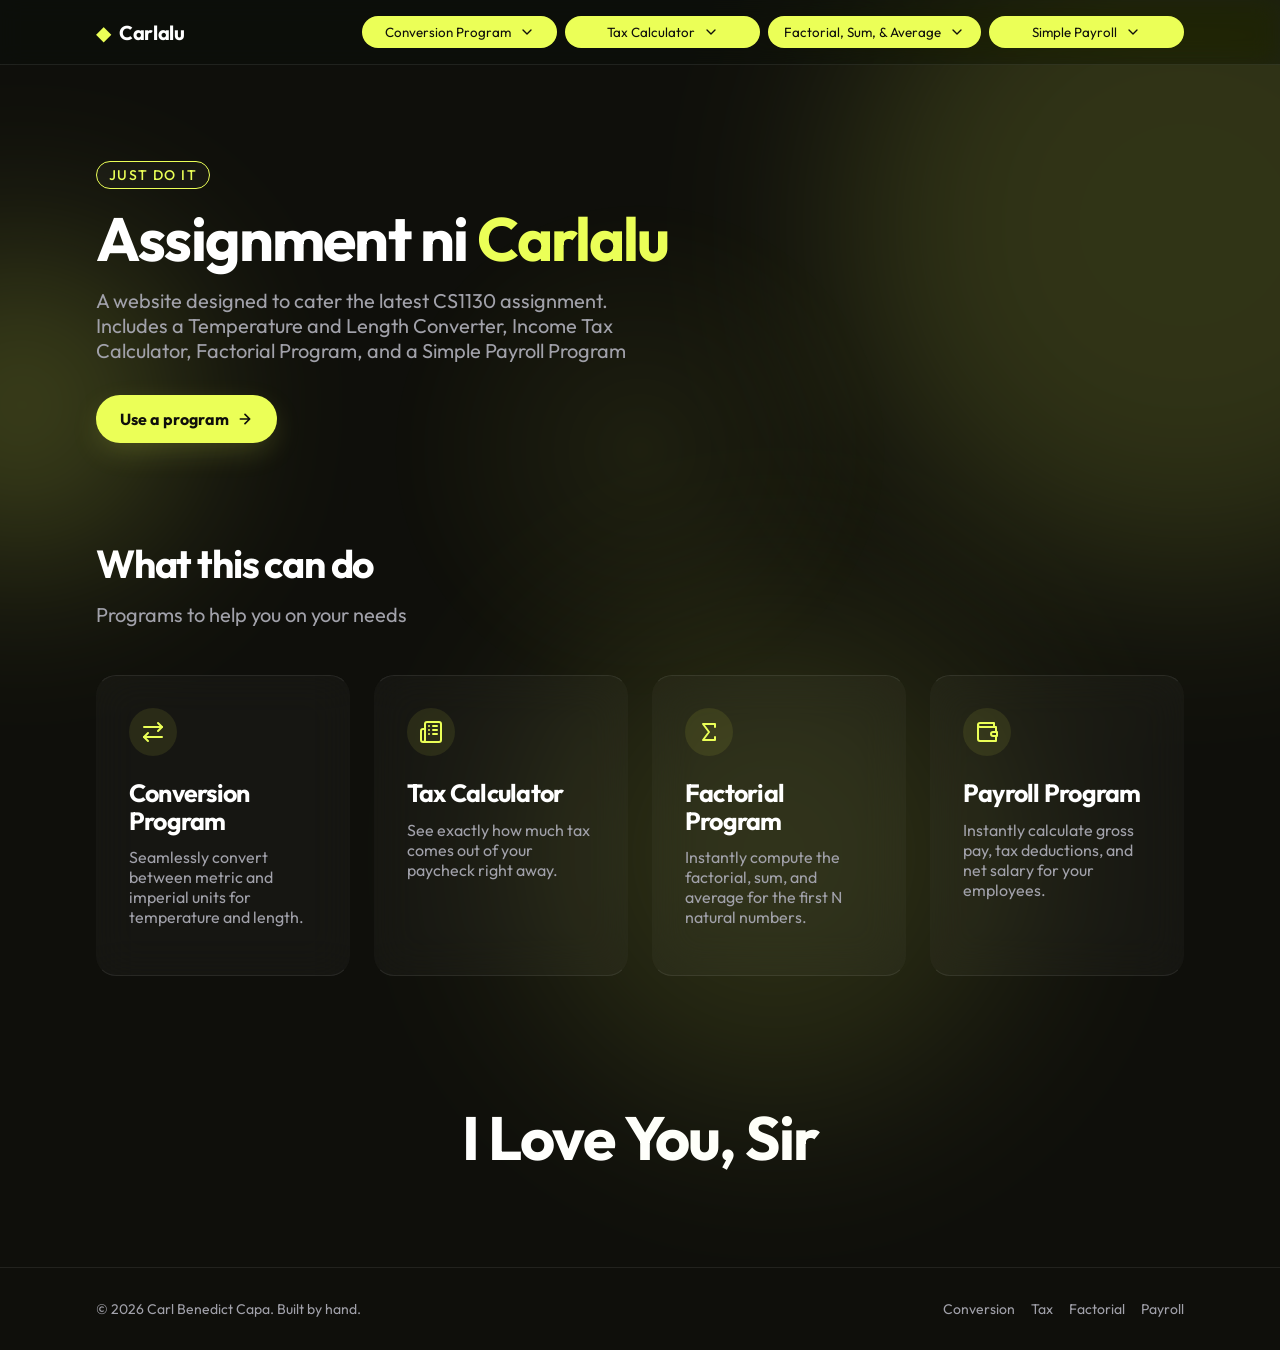
<file: index.html>
<!--THIS IS NOT VIBECODED-->

<!DOCTYPE html>
<html lang="en">

<head>
    <meta charset="UTF-8">
    <meta name="viewport" content="width=device-width, initial-scale=1.0">
    <meta name="description" content="A website for assignment submissions for CS1130">
    <title>Web Development Assignment</title>

    <link rel="preconnect" href="https://fonts.googleapis.com">
    <link rel="preconnect" href="https://fonts.gstatic.com" crossorigin>
    <link href="https://fonts.googleapis.com/css2?family=Outfit:wght@400;500;700&display=swap" rel="stylesheet">

    <link rel="stylesheet" href="css/styles.css">
</head>

<body>
    <main id="main">

        <!--HERO SECTION-->
        <section class="hero">
            <!--ANG GLOW SA LIKOD-->
            <div class="glow glow-1" aria-hidden="true"></div>
            <div class="glow glow-2" aria-hidden="true"></div>

            <div class="container hero-content">
                <p class="eyebrow">JUST DO IT</p>
                <h1>Assignment ni <span class="highlight">Carlalu</span></h1>
                <p class="lede">A website designed to cater the latest CS1130 assignment. Includes a Temperature and
                    Length Converter, Income Tax
                    Calculator, Factorial Program, and a Simple Payroll Program</p>
                <a href="#programs" class="btn btn-primary">Use a program <svg width="16" height="16"
                        viewBox="0 0 24 24" fill="none" stroke="currentColor" stroke-width="2.5" stroke-linecap="round"
                        stroke-linejoin="round" aria-hidden="true">
                        <path d="M5 12h14M12 5l7 7-7 7" />
                    </svg>
                </a>
            </div>
        </section>

        <!--TOOLS-->
        <section class="programs" id="programs" aria-labelledby="tools-heading">
            <div class="glow glow-3" aria-hidden="true"></div>
            <div class="container">
                <div class="section-header">
                    <h2 id="tools-heading">What this can do</h2>
                    <p>Programs to help you on your needs</p>
                </div>

                <div class="card-grid">
                    <article class="card">
                        <div class="card-icon" aria-hidden="true">
                            <svg xmlns="http://www.w3.org/2000/svg" width="24" height="24" viewBox="0 0 24 24"
                                fill="none" stroke="currentColor" stroke-width="2" stroke-linecap="round"
                                stroke-linejoin="round">
                                <path d="M17 3l4 4-4 4"></path>
                                <path d="M3 7h18"></path>
                                <path d="M7 21l-4-4 4-4"></path>
                                <path d="M21 17H3"></path>
                            </svg>
                        </div>
                        <h3>
                            <a href="pages/conversion.html">Conversion Program</a>
                        </h3>
                        <p>Seamlessly convert between metric and imperial units for temperature and length.</p>
                    </article>

                    <article class="card">
                        <div class="card-icon" aria-hidden="true">
                            <svg xmlns="http://www.w3.org/2000/svg" width="24" height="24" viewBox="0 0 24 24"
                                fill="none" stroke="currentColor" stroke-width="2" stroke-linecap="round"
                                stroke-linejoin="round">
                                <path
                                    d="M4 22h16a2 2 0 0 0 2-2V4a2 2 0 0 0-2-2H8a2 2 0 0 0-2 2v16a2 2 0 0 1-2 2Zm0 0a2 2 0 0 1-2-2v-9c0-1.1.9-2 2-2h2">
                                </path>
                                <line x1="14" y1="6" x2="18" y2="6"></line>
                                <line x1="14" y1="10" x2="18" y2="10"></line>
                                <line x1="14" y1="14" x2="18" y2="14"></line>
                                <line x1="10" y1="6" x2="10" y2="6.01"></line>
                                <line x1="10" y1="10" x2="10" y2="10.01"></line>
                                <line x1="10" y1="14" x2="10" y2="14.01"></line>
                            </svg>
                        </div>
                        <h3>
                            <a href="pages/tax.html">Tax Calculator</a>
                        </h3>
                        <p>See exactly how much tax comes out of your paycheck right away.</p>
                    </article>

                    <article class="card">
                        <div class="card-icon" aria-hidden="true">
                            <svg xmlns="http://www.w3.org/2000/svg" width="24" height="24" viewBox="0 0 24 24"
                                fill="none" stroke="currentColor" stroke-width="2" stroke-linecap="round"
                                stroke-linejoin="round">
                                <path d="M18 7V4H6l6 8-6 8h12v-3"></path>
                            </svg>
                        </div>
                        <h3>
                            <a href="pages/factorial.html">Factorial Program</a>
                        </h3>
                        <p>Instantly compute the factorial, sum, and average for the first N natural numbers.</p>
                    </article>

                    <article class="card">
                        <div class="card-icon" aria-hidden="true">
                            <svg xmlns="http://www.w3.org/2000/svg" width="24" height="24" viewBox="0 0 24 24"
                                fill="none" stroke="currentColor" stroke-width="2" stroke-linecap="round"
                                stroke-linejoin="round">
                                <path d="M21 12V7H5a2 2 0 0 1 0-4h14v4"></path>
                                <path d="M3 5v14a2 2 0 0 0 2 2h16v-5"></path>
                                <path d="M18 12a2 2 0 0 0 0 4h4v-4Z"></path>
                            </svg>
                        </div>
                        <h3>
                            <a href="pages/payroll.html">Payroll Program</a>
                        </h3>
                        <p>Instantly calculate gross pay, tax deductions, and net salary for your employees.</p>
                    </article>
                </div>
            </div>
        </section>
    </main>

    <div class="sir-content">
        <h1>
            <span class="hover-word">I</span>
            <span class="hover-word">Love</span>
            <span class="hover-word">You</span><span class="hover-word">,</span>
            <span class="hover-word">Sir</span>
        </h1>
    </div>
    <script src="js/components.js" defer></script>
    <script src="js/main.js" defer></script>
</body>

</html>
</file>
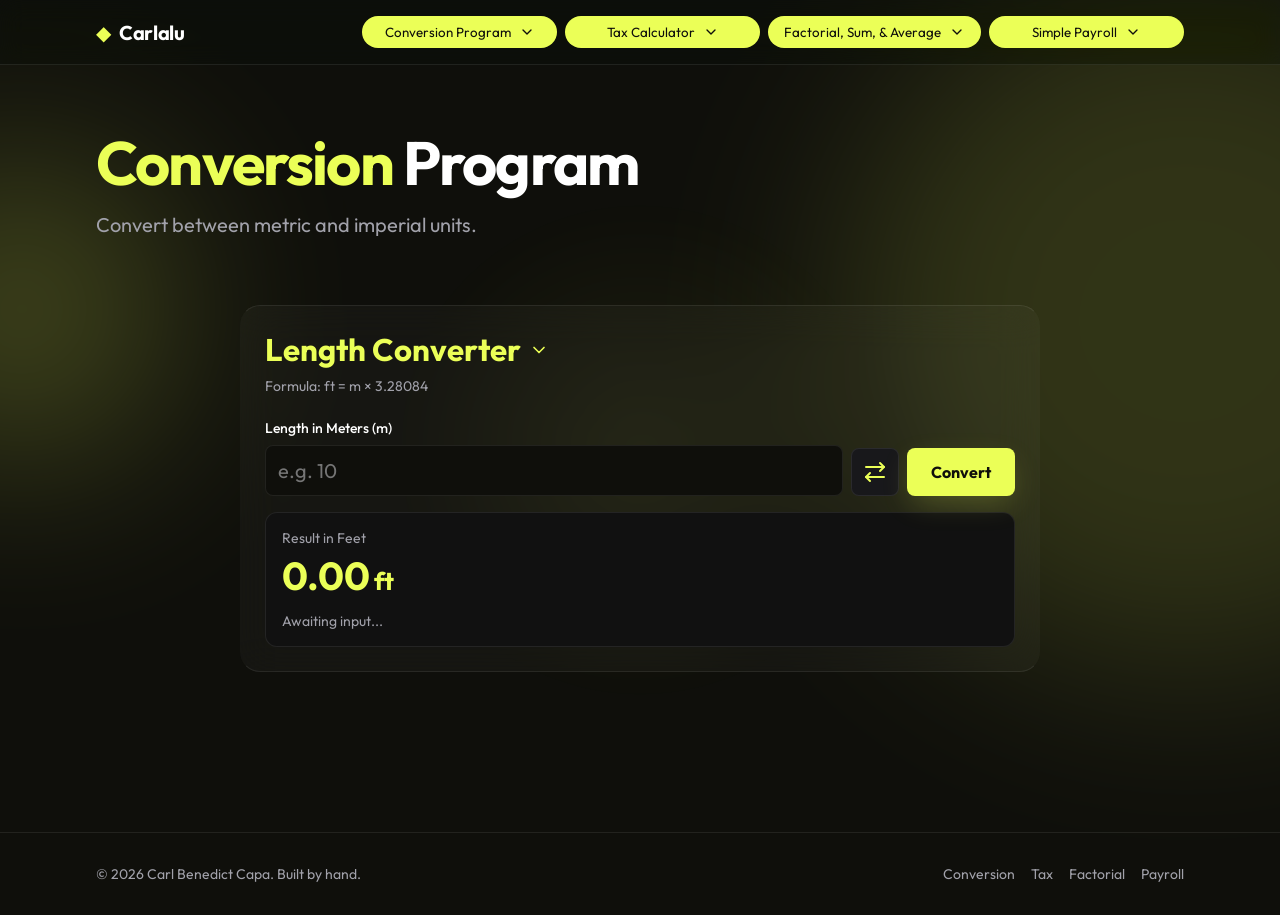
<file: pages/conversion.html>
<!--THIS IS NOT VIBECODED-->

<!DOCTYPE html>
<html lang="en">

<head>
    <meta charset="UTF-8">
    <meta name="viewport" content="width=device-width, initial-scale=1.0">
    <meta name="description" content="A website for assignment submissions for CS1130">
    <title>Web Development Assignment</title>

    <link rel="preconnect" href="https://fonts.googleapis.com">
    <link rel="preconnect" href="https://fonts.gstatic.com" crossorigin>
    <link href="https://fonts.googleapis.com/css2?family=Outfit:wght@400;500;700&display=swap" rel="stylesheet">

    <link rel="stylesheet" href="../css/styles.css">
</head>

<body>
    <main id="main">

        <!--HERO SECTION-->
       <section class="tool-header-section">
            <div class="glow glow-1" aria-hidden="true"></div>
            <div class="glow glow-2" aria-hidden="true"></div>

            <div class="container">
                <h1><span class="highlight">Conversion</span> Program</h1>
                <p class="lede">Convert between metric and imperial units.</p>
            </div>
        </section>

        <section class="programs">
            <div class="container"> 
                <article class="card tool-card">
                    <div class="card-header-area">
                        <div class="custom-select-wrapper" id="custom-dropdown">
                            <button type="button" class="title-select" id="dropdown-trigger" aria-expanded="false" aria-haspopup="listbox">
                                <span id="selected-text">Length Converter</span>
                                <svg class="title-arrow" xmlns="http://www.w3.org/2000/svg" width="20" height="20" viewBox="0 0 24 24" fill="none" stroke="currentColor" stroke-width="2" stroke-linecap="round" stroke-linejoin="round" aria-hidden="true">
                                    <polyline points="6 9 12 15 18 9"></polyline>
                                </svg>
                            </button>

                            <ul class="custom-menu" role="listbox" id="dropdown-menu">
                                <li role="option">
                                    <button type="button" class="menu-option" data-value="length">Length Converter</button>
                                </li>
                                <li role="option">
                                    <button type="button" class="menu-option" data-value="temperature">Temperature Converter</button>
                                </li>
                            </ul>
                        </div>
                        
                        <p class="formula-text" id="formula-display">Formula: ft = m × 3.28084 (non-negative length only)</p>
                    </div>

                    <form id="conversion-form">
                        <div class="input-group-wrapper">
                            <div class="input-field">
                                <label for="input-value" id="label-from">Length in Meters (m)</label>
                                <input type="number" id="input-value" placeholder="e.g. 10" required step="any">
                            </div>
                            <button type="button" id="inverse-btn" class="btn inverse-btn" aria-label="Inverse Conversion">
                                <svg xmlns="http://www.w3.org/2000/svg" width="24" height="24" viewBox="0 0 24 24"
                                fill="none" stroke="currentColor" stroke-width="2" stroke-linecap="round"
                                stroke-linejoin="round">
                                <path d="M17 3l4 4-4 4"></path>
                                <path d="M3 7h18"></path>
                                <path d="M7 21l-4-4 4-4"></path>
                                <path d="M21 17H3"></path>
                            </svg>
                            </button>
                            <button type="submit" class="btn btn-primary convert-btn">Convert</button>
                        </div>

                        <div class="result-box">
                            <span class="result-label" id="label-to">Result in Feet</span>
                            <div class="result-value-wrapper">
                                <span class="result-number" id="output-value">32.81</span>
                                <span class="result-unit" id="output-unit">ft</span>
                            </div>
                            <p class="result-math" id="math-display">10 × 3.28084 = 32.81 ft</p>
                        </div>
                    </form>
                </article>
            </div>  
        </section>
    </main>
    <script src="../js/components.js" defer></script>
    <script src="../js/main.js" defer></script>
</body>

</html>
</file>
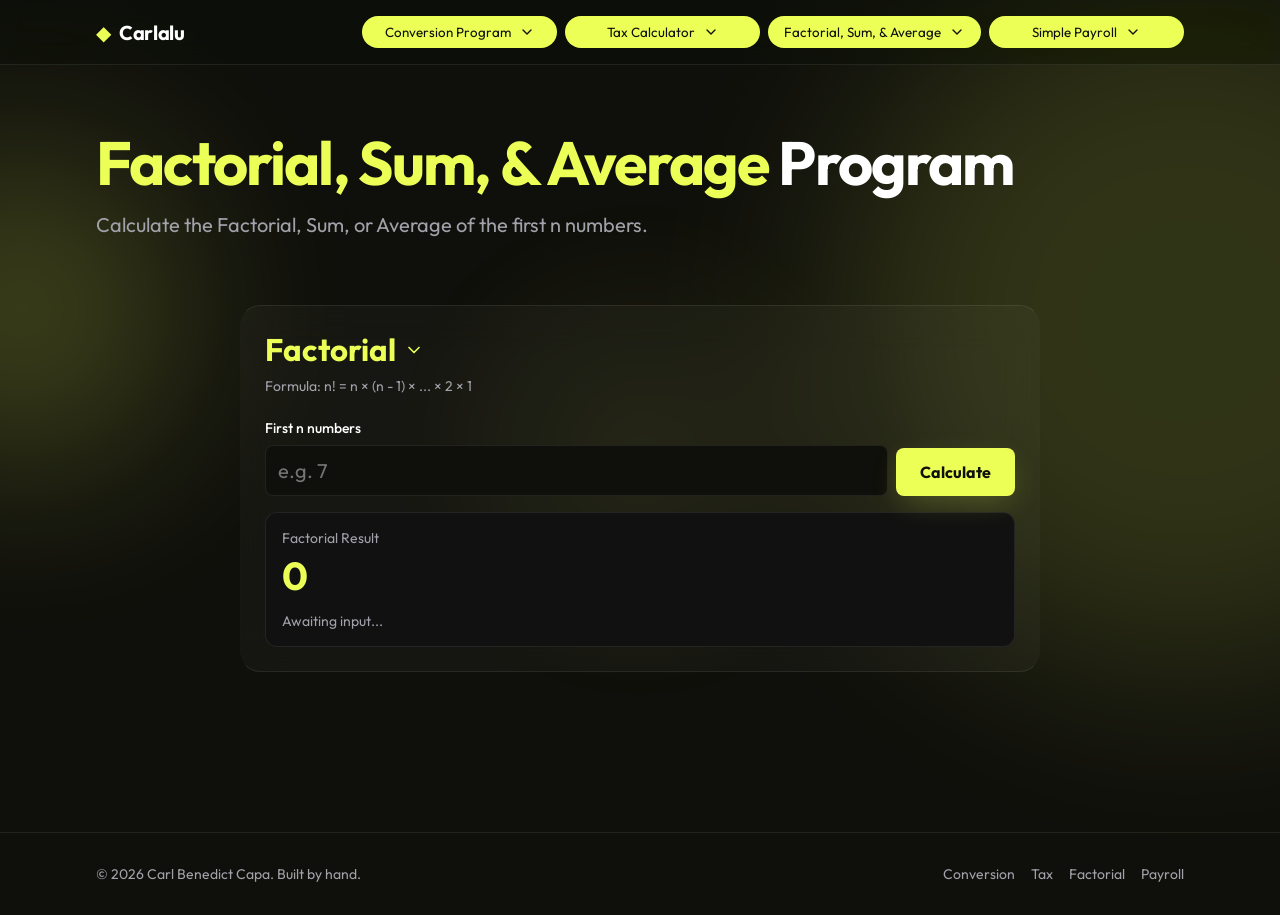
<file: pages/factorial.html>
<!--THIS IS NOT VIBECODED-->

<!DOCTYPE html>
<html lang="en">

<head>
    <meta charset="UTF-8">
    <meta name="viewport" content="width=device-width, initial-scale=1.0">
    <meta name="description" content="A website for assignment submissions for CS1130">
    <title>Web Development Assignment</title>

    <link rel="preconnect" href="https://fonts.googleapis.com">
    <link rel="preconnect" href="https://fonts.gstatic.com" crossorigin>
    <link href="https://fonts.googleapis.com/css2?family=Outfit:wght@400;500;700&display=swap" rel="stylesheet">

    <link rel="stylesheet" href="../css/styles.css">
</head>

<body>
    <main id="main">
        <section class="tool-header-section">
            <div class="glow glow-1" aria-hidden="true"></div>
            <div class="glow glow-2" aria-hidden="true"></div>
            <div class="container">
                <h1><span class="highlight">Factorial, Sum, & Average</span> Program</h1>
                <p class="lede">Calculate the Factorial, Sum, or Average of the first n numbers.</p>
            </div>
        </section>
        <section class="programs">
            <div class="container">
                <article class="card tool-card">
                    <div class="card-header-area">
                        <div class="custom-select-wrapper" id="factorial-dropdown">
                            <button type="button" class="title-select" id="factorial-trigger" aria-expanded="false" aria-haspopup="listbox">
                                <span id="factorial-selected-text">Factorial</span>
                                <svg class="title-arrow" xmlns="http://www.w3.org/2000/svg" width="20" height="20" viewBox="0 0 24 24" fill="none" stroke="currentColor" stroke-width="2" stroke-linecap="round" stroke-linejoin="round" aria-hidden="true">
                                    <polyline points="6 9 12 15 18 9"></polyline>
                                </svg>
                            </button>
                            <ul class="custom-menu" role="listbox" id="factorial-menu">
                                <li role="option"><button type="button" class="menu-option" data-value="factorial">Factorial</button></li>
                                <li role="option"><button type="button" class="menu-option" data-value="sum">Sum</button></li>
                                <li role="option"><button type="button" class="menu-option" data-value="average">Average</button></li>
                            </ul>
                        </div>
                        <p class="formula-text" id="factorial-formula">Formula: n! = n × (n - 1) × ... × 2 × 1</p>
                    </div>

                    <form id="factorial-form">
                        <div class="input-group-wrapper">
                            <div class="input-field">
                                <label for="factorial-input" id="factorial-label">First n numbers</label>
                                <input type="number" id="factorial-input" placeholder="e.g. 7" required min="1" step="1">
                            </div>
                            <button type="submit" class="btn btn-primary convert-btn">Calculate</button>
                        </div>

                        <div class="result-box">
                            <span class="result-label" id="factorial-result-label">Result</span>
                            <div class="result-value-wrapper">
                                <span class="result-number" id="factorial-output">67</span>
                            </div>
                            <p class="result-math" id="factorial-math">Awaiting input...</p>
                        </div>
                    </form>
                </article>
            </div>
        </section>
    </main>
    <script src="../js/components.js" defer></script>
    <script src="../js/main.js" defer></script>
</body>
</html>
</file>
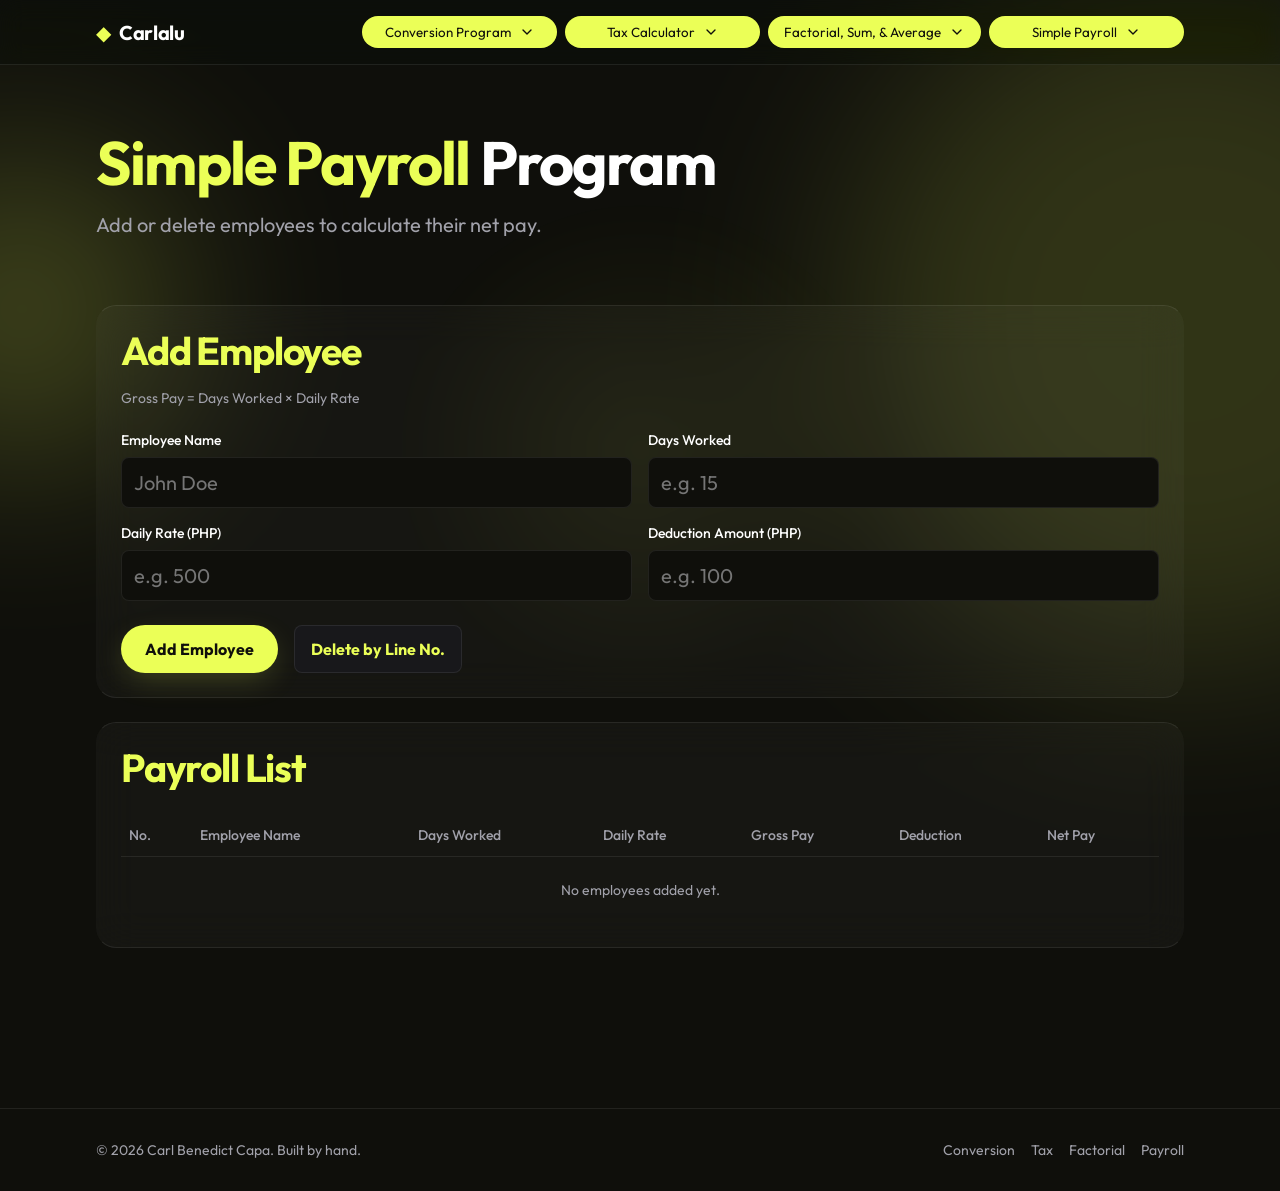
<file: pages/payroll.html>
<!--THIS IS NOT VIBECODED-->

<!DOCTYPE html>
<html lang="en">

<head>
    <meta charset="UTF-8">
    <meta name="viewport" content="width=device-width, initial-scale=1.0">
    <meta name="description" content="A website for assignment submissions for CS1130">
    <title>Web Development Assignment</title>

    <link rel="preconnect" href="https://fonts.googleapis.com">
    <link rel="preconnect" href="https://fonts.gstatic.com" crossorigin>
    <link href="https://fonts.googleapis.com/css2?family=Outfit:wght@400;500;700&display=swap" rel="stylesheet">

    <link rel="stylesheet" href="../css/styles.css">
</head>

<body>
    <main id="main">
        <section class="tool-header-section">
            <div class="glow glow-1" aria-hidden="true"></div>
            <div class="glow glow-2" aria-hidden="true"></div>
            <div class="container">
                <h1><span class="highlight">Simple Payroll</span> Program</h1>
                <p class="lede">Add or delete employees to calculate their net pay.</p>
            </div>
        </section>

        <section class="programs">
            <div class="container">
             
                <article class="card tool-card" style="max-width: 100%; margin-bottom: var(--space-6);">
                    <div class="card-header-area">
                        <h2>Add Employee</h2>
                        <p class="formula-text">Gross Pay = Days Worked × Daily Rate</p>
                    </div>

                    <form id="payroll-form">
                        <div class="payroll-input-grid">
                            <div class="input-field">
                                <label for="emp-name">Employee Name</label>
                                <input type="text" id="emp-name" placeholder="John Doe" required>
                            </div>
                            <div class="input-field">
                                <label for="emp-days">Days Worked</label>
                                <input type="number" id="emp-days" placeholder="e.g. 15" required min="1" step="any">
                            </div>
                            <div class="input-field">
                                <label for="emp-rate">Daily Rate (PHP)</label>
                                <input type="number" id="emp-rate" placeholder="e.g. 500" required min="0" step="any">
                            </div>
                            <div class="input-field">
                                <label for="emp-deduction">Deduction Amount (PHP)</label>
                                <input type="number" id="emp-deduction" placeholder="e.g. 100" required min="0" step="any">
                            </div>
                        </div>

                        <div class="payroll-action-buttons">
                            <button type="submit" class="btn btn-primary">Add Employee</button>
                            <button type="button" id="btn-delete" class="btn inverse-btn" style="width: auto; padding-inline: var(--space-4);">
                                Delete by Line No.
                            </button>
                        </div>
                    </form>
                </article>

                <article class="card tool-card" style="max-width: 100%;">
                    <div class="card-header-area">
                        <h2>Payroll List</h2>
                    </div>

                    <div class="table-responsive">
                        <table class="tax-table">
                            <thead>
                                <tr>
                                    <th>No.</th>
                                    <th>Employee Name</th>
                                    <th>Days Worked</th>
                                    <th>Daily Rate</th>
                                    <th>Gross Pay</th>
                                    <th>Deduction</th>
                                    <th>Net Pay</th>
                                </tr>
                            </thead>
                            <tbody id="payroll-table-body">
                                <tr id="empty-state">
                                    <td colspan="7" style="text-align: center; padding: var(--space-6); color: var(--color-text-secondary);">
                                        No employees added yet.
                                    </td>
                                </tr>
                            </tbody>
                        </table>
                    </div>
                </article>

            </div>
        </section>
    </main>
    <script src="../js/components.js" defer></script>
    <script src="../js/main.js" defer></script>
</body>

</html>
</file>
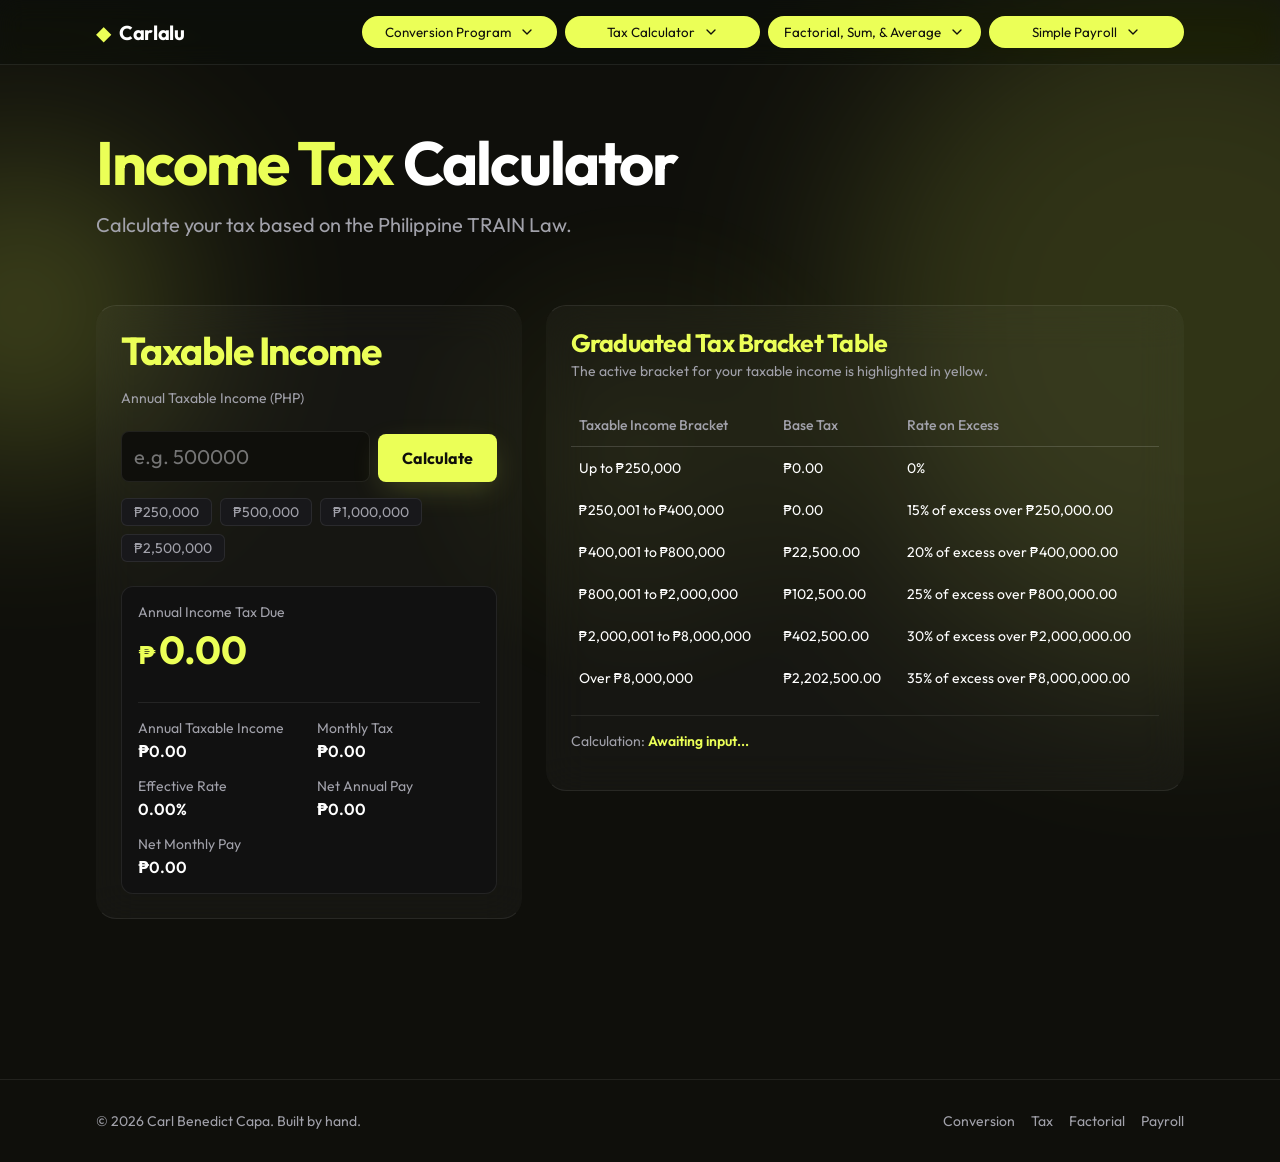
<file: pages/tax.html>
<!--THIS IS NOT VIBECODED-->

<!DOCTYPE html>
<html lang="en">

<head>
    <meta charset="UTF-8">
    <meta name="viewport" content="width=device-width, initial-scale=1.0">
    <meta name="description" content="A website for assignment submissions for CS1130">
    <title>Web Development Assignment</title>

    <link rel="preconnect" href="https://fonts.googleapis.com">
    <link rel="preconnect" href="https://fonts.gstatic.com" crossorigin>
    <link href="https://fonts.googleapis.com/css2?family=Outfit:wght@400;500;700&display=swap" rel="stylesheet">

    <link rel="stylesheet" href="../css/styles.css">
</head>

<body>
    <main id="main">
        <section class="tool-header-section">
            <div class="glow glow-1" aria-hidden="true"></div>
            <div class="glow glow-2" aria-hidden="true"></div>

            <div class="container">
                <h1><span class="highlight">Income Tax</span> Calculator</h1>
                <p class="lede">Calculate your tax based on the Philippine TRAIN Law.</p>
            </div>
        </section>

        <!--TAX TOOL-->
        <section class="programs">
            <div class="container tax-layout">

                <article class="card tool-card">
                    <div class="card-header-area">
                        <h2>Taxable Income</h2>
                        <p class="formula-text">Annual Taxable Income (PHP)</p>
                    </div>

                    <form id="tax-form">
                        <div class="input-group-wrapper">
                            <div class="input-field">
                                <input type="number" id="tax-input" placeholder="e.g. 500000" required min="0" step="any">
                            </div>
                            <button type="submit" class="btn btn-primary convert-btn">Calculate</button>
                        </div>
 
                        <div class="quick-select-group">
                            <button type="button" class="quick-btn" data-val="250000">₱250,000</button>
                            <button type="button" class="quick-btn" data-val="500000">₱500,000</button>
                            <button type="button" class="quick-btn" data-val="1000000">₱1,000,000</button>
                            <button type="button" class="quick-btn" data-val="2500000">₱2,500,000</button>
                        </div>
                    </form>

                    <div class="result-box">
                        <span class="result-label">Annual Income Tax Due</span>
                        <div class="result-value-wrapper">
                            <span class="result-currency">₱</span>
                            <span class="result-number" id="tax-due">0.00</span>
                        </div>

                        <div class="tax-breakdown-grid">
                            <div class="tax-stat">
                                <span class="stat-label">Annual Taxable Income</span>
                                <span class="stat-value" id="stat-annual">₱0.00</span>
                            </div>
                            <div class="tax-stat">
                                <span class="stat-label">Monthly Tax</span>
                                <span class="stat-value" id="stat-monthly-tax">₱0.00</span>
                            </div>
                            <div class="tax-stat">
                                <span class="stat-label">Effective Rate</span>
                                <span class="stat-value" id="stat-rate">0.00%</span>
                            </div>
                            <div class="tax-stat">
                                <span class="stat-label">Net Annual Pay</span>
                                <span class="stat-value" id="stat-net-annual">₱0.00</span>
                            </div>
                            <div class="tax-stat">
                                <span class="stat-label">Net Monthly Pay</span>
                                <span class="stat-value" id="stat-net-monthly">₱0.00</span>
                            </div>
                        </div>
                    </div>
                </article>

                <article class="card tool-card tax-table-card">
                    <div class="card-header-area">
                        <h2>Graduated Tax Bracket Table</h2>
                        <p class="formula-text">The active bracket for your taxable income is highlighted in yellow.</p>
                    </div>

                    <div class="table-responsive">
                        <table class="tax-table">
                            <thead>
                                <tr>
                                    <th>Taxable Income Bracket</th>
                                    <th>Base Tax</th>
                                    <th>Rate on Excess</th>
                                </tr>
                            </thead>
                            <tbody id="tax-table-body">
                                <tr data-bracket="1">
                                    <td>Up to ₱250,000</td>
                                    <td>₱0.00</td>
                                    <td>0%</td>
                                </tr>
                                <tr data-bracket="2">
                                    <td>₱250,001 to ₱400,000</td>
                                    <td>₱0.00</td>
                                    <td>15% of excess over ₱250,000.00</td>
                                </tr>
                                <tr data-bracket="3">
                                    <td>₱400,001 to ₱800,000</td>
                                    <td>₱22,500.00</td>
                                    <td>20% of excess over ₱400,000.00</td>
                                </tr>
                                <tr data-bracket="4">
                                    <td>₱800,001 to ₱2,000,000</td>
                                    <td>₱102,500.00</td>
                                    <td>25% of excess over ₱800,000.00</td>
                                </tr>
                                <tr data-bracket="5">
                                    <td>₱2,000,001 to ₱8,000,000</td>
                                    <td>₱402,500.00</td>
                                    <td>30% of excess over ₱2,000,000.00</td>
                                </tr>
                                <tr data-bracket="6">
                                    <td>Over ₱8,000,000</td>
                                    <td>₱2,202,500.00</td>
                                    <td>35% of excess over ₱8,000,000.00</td>
                                </tr>
                            </tbody>
                        </table>
                    </div>

                    <div class="table-footer">
                        <p>Calculation: <span id="tax-math-display">Awaiting input...</span></p>
                    </div>
                </article>

            </div>
        </section>
    </main>
    <script src="../js/components.js" defer></script>
    <script src="../js/main.js" defer></script>
</body>

</html>
</file>
<file: css/styles.css>
/*BASE*/

:root {
    /*SPACING*/
    --space-1: 0.25rem;
    --space-2: 0.5rem;
    --space-3: 0.75rem;
    --space-4: 1rem;
    --space-6: 1.5rem;
    --space-8: 2rem;
    --space-12: 3rem;
    --space-16: 4rem;
    --space-24: 6rem;

    /*TYPE*/
    --text-sm: 0.875rem;
    --text-base: 1rem;
    --text-lg: 1.25rem;
    --text-xl: 1.563rem;
    --text-2xl: 1.953rem;
    --text-3xl: 2.441rem;
    --text-4xl: 3.052rem;
    --text-5xl: 3.815rem;

    /*COLORS*/
    --color-bg: hsl(60, 15%, 5%);
    --color-bg-secondary: rgba(215, 222, 74, 0.1);
    --color-surface: hsla(0, 0%, 100%, 0.031);
    --color-surface-solid: hsl(240, 6%, 10%);
    --color-border: #ffffff14;

    /*TEXT COLORS*/
    --color-text-primary: hsl(0, 0%, 100%);
    --color-text-secondary: hsl(240, 5%, 65%);

    /*DOMINANT COLORS*/
    --color-accent: hsl(67, 100%, 67%);
    --color-accent-hover: hsl(58, 100%, 45%);
    --color-gray-hover: hsl(0, 0%, 25%);

    /*ADDITIONAL*/
    --container-max: 72rem;
    --container-pad: var(--space-6);
    --radius: 20px;
    --shadow: rgba(0, 0, 0, 0.075);
    --glow: hsla(67, 100%, 67%, 0.207);
    --glow-2: hsla(67, 100%, 67%, 0.504);

    /*FONT*/
    --font-sans: "Outfit", system-ui, -apple-system, sans-serif;
}

*,
*::before,
*::after {
    box-sizing: border-box;
}

html,
body {
    overflow-x: clip;
    max-width: 100%;
}

html {
    scroll-behavior: smooth;
    scroll-padding-top: var(--space-16);
}

body {
    margin: 0;
    font-family: var(--font-sans);
    font-size: var(--type-base);
    background-color: var(--color-bg);
    color: var(--color-text-primary);
}

.hero,
.tool-header-section {
    position: relative;
}

/*TYPOGRAPHY*/
h1,
h2,
h3 {
    line-height: 1.1;
    margin-block: 0 var(--space-4);
    font-weight: 700;
    letter-spacing: -0.03em;
}

h1 {
    font-size: clamp(2.5rem, 6vw, var(--text-5xl));
}

h2 {
    font-size: clamp(1.8rem, 4vw, var(--text-3xl));
}

h3 {
    font-size: var(--text-xl);
}

p {
    margin-block: 0 var(--space-4);
}

.highlight {
    color: var(--color-accent);
}

.eyebrow {
    display: inline-block;
    font-size: var(--text-sm);
    font-weight: 500;
    color: var(--color-accent);
    text-transform: uppercase;
    letter-spacing: 0.1em;
    margin-block: 0 var(--space-4);
    padding: var(--space-1) var(--space-3);
    border: 1px solid var(--color-accent);
    border-radius: 999px;
    background: var(--color-surface);
}

.lede {
    font-size: var(--text-lg);
    color: var(--color-text-secondary);
    margin-block: 0 var(--space-8);
    max-width: 36rem;
}

/*LAYOUT*/
.container {
    width: 100%;
    max-width: var(--container-max);
    margin-inline: auto;
    padding-inline: var(--container-pad);
    position: relative;
    z-index: 2;
}

input[type="number"]::-webkit-outer-spin-button,
input[type="number"]::-webkit-inner-spin-button {
    -webkit-appearance: none;
    margin: 0;
}

input[type="number"] {
    -moz-appearance: textfield;
    appearance: textfield;
}

/*GLOWS*/
.glow {
    position: absolute;
    border-radius: 50%;
    filter: blur(100px);
    opacity: 0.4;
    z-index: 0;
    pointer-events: none;
}

.glow-1 {
    top: -40%;
    right: -20%;
    width: 700px;
    height: 700px;
    background-color: var(--glow-2);
    opacity: 0.3;
}

.glow-2 {
    top: 40%;
    left: -10%;
    width: 300px;
    height: 300px;
    background-color: var(--glow-2);
    opacity: 0.5;
}

.glow-3 {
    bottom: 0;
    right: 20%;
    width: 500px;
    height: 500px;
    background-color: var(--glow-2);
    opacity: 0.25;
}

/*BUTTONS*/
.btn {
    display: inline-flex;
    align-items: center;
    justify-content: center;
    gap: var(--space-2);
    padding: var(--space-3) var(--space-6);
    min-height: 48px;
    border-radius: 999px;
    font: inherit;
    font-weight: 700;
    font-size: var(--text-base);
    text-decoration: none;
    cursor: pointer;
    border: none;
    transition: all 200ms ease-out;
}

.btn-primary {
    background: var(--color-accent);
    color: var(--color-bg);
    box-shadow: 0 10px 30px -5px var(--glow);
}

.btn-primary:hover {
    color: var(--color-bg);
    background: var(--color-accent-hover);
    transform: translateY(-2px);
    box-shadow: 0 10px 40px -5px var(--glow);
}

.btn-primary:active {
    transform: translateY(1px);
    box-shadow: 0 10px 30px -5px var(--glow);
    color: var(--color-text-primary);

}

/*HEADER AND NAVIGATION*/
.site-header {
    width: 100%;
    position: sticky;
    top: 0;
    z-index: 50;
    background: hsla(165, 15%, 5%, 0.405);
    backdrop-filter: blur(12px) saturate(180%);
    -webkit-backdrop-filter: blur(12px) saturate(180%);
    border-bottom: 1px solid var(--color-border);
    box-shadow: var(--shadow);
}

.header-inner {
    display: flex;
    align-items: center;
    justify-content: space-between;
    padding-block: var(--space-4);
    gap: var(--space-4);
}

.brand {
    display: inline-flex;
    align-items: center;
    gap: var(--space-2);
    text-decoration: none;
    color: var(--color-text-primary);
    font-weight: 700;
    font-size: var(--text-lg);
    letter-spacing: -0.02rem;
}

.brand-mark {
    color: var(--color-accent);
    font-size: 1.25rem;
}

.nav-list {
    display: flex;
    gap: var(--space-2);
    list-style: none;
    padding: 0;
    margin: 0;
}

.dropdown {
    position: relative;
    z-index: 100;
}

.dropdown-menu {
    margin-top: -10px;
    top: 100%;
    left: 50%;
    transform: translateX(-50%);
    width: 100%;
    padding: var(--space-2);
    padding-top: var(--space-4);
    list-style: none;
    background: var(--color-surface-solid);
    border-top: 1px solid var(--color-border);
    border-bottom: 1px solid var(--color-border);
    border-radius: 0 0 20px 20px;
    box-shadow:
        0 1px 1px var(--shadow),
        0 2px 2px var(--shadow),
        0 4px 4px var(--shadow),
        0 8px 8px var(--shadow),
        0 16px 16px var(--shadow);
    transition: opacity 150ms ease-out, visibility 150ms ease-out;
    position: absolute;
    opacity: 0;
    visibility: hidden;
    text-align: center;
    z-index: 1;
}

.dropdown:hover .dropdown-menu {
    opacity: 1;
    visibility: visible;
}

.dropdown:hover,
.dropdown:focus-within {
    z-index: 101;
}

.dropdown button {
    position: relative;
    display: flex;
    align-items: center;
    justify-content: center;
    gap: var(--space-2);
    min-width: 195px;
    width: auto;
    padding-inline: var(--space-4);
    padding-block: var(--space-2);
    border: none;
    border-radius: 20px;
    background: var(--color-accent);
    color: var(--color-bg);
    font-family: var(--font-sans);
    cursor: pointer;
    z-index: 2;
    transition: background-color 250ms ease, box-shadow 250ms ease, color 250ms ease;
}

.dropdown button:hover {
    color: var(--color-text-primary);
    background: var(--color-accent-hover);
    box-shadow: 0 10px 30px -5px var(--glow);
}

.dropdown button svg {
    transform: rotate(0);
}

.dropdown button:hover svg {
    transform: rotate(180deg);
    transition: transform 150ms ease-in-out;
}

.dropdown-menu a {
    font-size: var(--text-sm);
    list-style: none;
    display: block;
    padding: var(--space-2);
    color: var(--color-text-secondary);
    text-decoration: none;
}

.dropdown-menu a:hover {
    color: var(--color-accent-hover);
    background: var(--color-gray-hover);
    border-radius: 999px;
    transition: background-color 200ms ease-out, visibility 150ms ease-out;
}

/*HERO SECTION*/
.hero {
    padding-block: var(--space-24);
    position: relative;
}

/*TOOLS*/
.programs {
    padding-block: var(--space-1) var(--space-16);
    position: relative;
    background: transparent;
}

.section-header {
    margin-bottom: var(--space-12);
}

.section-header p {
    color: var(--color-text-secondary);
    font-size: var(--text-lg);
    margin: 0;
}

.card-grid {
    display: grid;
    grid-template-columns: repeat(auto-fit, minmax(15rem, 1fr));
    gap: var(--space-6);
    margin-bottom: var(--space-16);
}

.card {
    background: var(--color-surface);
    backdrop-filter: blur(20px);
    border-radius: 20px;
    padding: var(--space-8);
    transition: transform 200ms ease-out;
    border: 1px solid transparent;
    border-top-color: var(--color-border);
    border-bottom-color: var(--color-border);

}

.card:hover {
    border: 1px solid var(--color-accent-hover);
    border-color: var(--color-accent-hover);
    transform: translateY(-4px);
    box-shadow: 0 10px 30px -5px var(--glow);
}

.card a {
    text-decoration: none;
    color: var(--color-text-primary);
    transition: color 150ms ease-out;
}

.card a:hover {
    color: var(--color-accent-hover);
}

.card h3 {
    margin-bottom: var(--space-3);
}

.card p {
    color: var(--color-text-secondary);
}

.card-icon {
    display: flex;
    align-items: center;
    justify-content: center;
    width: 48px;
    height: 48px;
    background: var(--color-bg-secondary);
    color: var(--color-accent);
    border-radius: 50%;
    margin-bottom: var(--space-6);
    transition: color 150ms ease-out;
}

.card-icon:hover {
    color: var(--color-accent-hover);
}

.sir-content {
    text-align: center;
}

.hover-word {
    display: inline-block;
    transition: transform 150ms ease-out, color 150ms ease-out, text-shadow 150ms ease-out;
    cursor: default;
    background-color: transparent;
}

.hover-word:hover {
    color: var(--color-accent);
    text-shadow: 0 0 15px var(--glow);
    transform: translateY(-4px);
}

/*TOOLS*/
.tool-header-section {
    padding-block: var(--space-16) var(--space-8);
    position: relative;
}

.tool-header-section .container {
    position: relative;
    z-index: 2;
}

.tool-card {
    max-width: 50rem;
    margin-inline: auto;
    padding: var(--space-6);
}

.card-header-area {
    margin-bottom: var(--space-6);
    color: var(--color-accent);
}

.custom-select-wrapper {
    position: relative;
    display: inline-block;
    margin-bottom: var(--space-2);
}

.title-select {
    display: flex;
    align-items: center;
    gap: var(--space-2);
    background: transparent;
    border: none;
    color: var(--color-accent);
    font-family: var(--font-sans);
    font-size: var(--text-2xl);
    font-weight: 700;
    cursor: pointer;
    outline: none;
    padding: 0;
    transition: color 150ms ease-out;
}

.title-arrow {
    color: var(--color-accent);
    transition: transform 200ms ease, color 200ms ease;
}

.title-select:hover {
    color: var(--color-accent-hover);
    text-shadow: 0 0 15px var(--glow);
}

.title-select:hover .title-arrow {
    color: var(--color-accent-hover);
    text-shadow: 0 0 15px var(--glow);
}

.custom-select-wrapper.is-open .title-arrow {
    transform: rotate(180deg);
    color: var(--color-accent-hover);
}

.custom-menu {
    position: absolute;
    top: 100%;
    left: 0;
    margin-top: var(--space-2);
    background: var(--color-surface-solid);
    border: 1px solid transparent;
    border-top-color: var(--color-border);
    border-bottom-color: var(--color-border);
    border-radius: 8px;
    padding: var(--space-2);
    list-style: none;
    min-width: 220px;
    box-shadow: 0 10px 30px rgba(0, 0, 0, 0.5);
    z-index: 10;

    opacity: 0;
    visibility: hidden;
    transform: translateY(-10px);
    transition: all 200ms ease;
}

.custom-select-wrapper.is-open .custom-menu {
    opacity: 1;
    visibility: visible;
    transform: translateY(0);
}

.menu-option {
    width: 100%;
    text-align: left;
    background: transparent;
    border: none;
    color: var(--color-text-secondary);
    padding: var(--space-2) var(--space-3);
    border-radius: 6px;
    cursor: pointer;
    font-family: var(--font-sans);
    font-size: var(--text-base);
    transition: background-color 150ms ease, color 150ms ease;
}

.menu-option:hover {
    background: var(--color-gray-hover);
    color: var(--color-accent-hover);
}

.formula-text {
    font-size: var(--text-sm);
    color: var(--color-text-secondary);
    margin: 0;
}

.input-group-wrapper {
    display: flex;
    align-items: flex-end;
    gap: var(--space-2);
    margin-bottom: var(--space-4);
}

.input-field {
    flex-grow: 1;
    display: flex;
    flex-direction: column;
    gap: var(--space-2);
}

.input-field label {
    font-size: var(--text-sm);
    color: var(--color-text-primary);
    font-weight: 500;
}

.input-field input {
    width: 100%;
    padding: var(--space-3);
    background: var(--color-bg);
    border: 1px solid var(--color-border);
    border-radius: 8px;
    color: var(--color-text-primary);
    font-family: var(--font-sans);
    font-size: var(--text-lg);
}

.input-field input:focus {
    outline: none;
    border-color: var(--color-accent);
    box-shadow: 0 10px 30px -5px var(--glow);
}

.convert-btn {
    padding-inline: var(--space-6);
    height: 48px;
    border-radius: 8px;
}

.inverse-btn {
    background: var(--color-surface-solid);
    border: 1px solid var(--color-border);
    color: var(--color-accent);
    width: 48px;
    height: 48px;
    border-radius: 8px;
    display: flex;
    align-items: center;
    justify-content: center;
    cursor: pointer;
    padding: 0;
    transition: all 200ms ease;
}

.inverse-btn:hover {
    background: var(--color-accent);
    color: var(--color-bg);
}

.inverse-btn:active {
    box-shadow: 0 10px 30px -5px var(--glow);
    background-color: var(--color-accent-hover);
    color: var(--color-text-primary);
}

.result-box {
    background: #111111;
    border: 1px solid var(--color-border);
    border-radius: 12px;
    padding: var(--space-4);
    display: flex;
    flex-direction: column;
    gap: var(--space-1);
}

.result-label {
    font-size: var(--text-sm);
    color: var(--color-text-secondary);
}

.result-value-wrapper {
    display: flex;
    align-items: baseline;
    gap: var(--space-1);
}

.result-number {
    font-size: var(--text-3xl);
    font-weight: 700;
    color: var(--color-accent);
    word-break: break-all;
    overflow-wrap: break-word;
}

.result-unit {
    font-size: var(--text-xl);
    font-weight: 700;
    color: var(--color-accent);
}

.result-math {
    font-size: var(--text-sm);
    color: var(--color-text-secondary);
    margin: 0;
    margin-top: var(--space-2);
}



.tax-layout {
    display: grid;
    grid-template-columns: 1fr;
    gap: var(--space-6);
    align-items: start;
}

@media (min-width: 64rem) {
    .tax-layout {
        grid-template-columns: 1fr 1.5fr;
    }
}

.tax-card,
.tax-table-card {
    max-width: none;
    width: 100%;
    margin-inline: 0;
}

.tax-card h2,
.tax-table-card h2 {
    font-size: var(--text-xl);
    margin-bottom: var(--space-1);
}

.quick-select-group {
    display: flex;
    flex-wrap: wrap;
    gap: var(--space-2);
    margin-bottom: var(--space-6);
}

.quick-btn {
    background: var(--color-surface-solid);
    border: 1px solid var(--color-border);
    color: var(--color-text-secondary);
    padding: var(--space-1) var(--space-3);
    border-radius: 6px;
    font-size: var(--text-sm);
    font-family: var(--font-sans);
    cursor: pointer;
    transition: all 150ms ease;
}

.quick-btn:hover {
    background: var(--color-gray-hover);
    color: var(--color-text-primary);
    border-color: var(--color-accent);
}

.tax-result-box {
    margin-top: var(--space-6);
}

.result-currency {
    font-size: var(--text-xl);
    font-weight: 700;
    color: var(--color-accent);
}

.tax-breakdown-grid {
    display: grid;
    grid-template-columns: 1fr 1fr;
    gap: var(--space-4);
    margin-top: var(--space-6);
    padding-top: var(--space-4);
    border-top: 1px solid var(--color-border);
}

.tax-stat {
    display: flex;
    flex-direction: column;
    gap: var(--space-1);
}

.stat-label {
    font-size: var(--text-sm);
    color: var(--color-text-secondary);
}

.stat-value {
    font-size: var(--text-base);
    font-weight: 600;
    color: var(--color-text-primary);
}

.table-responsive {
    width: 100%;
    overflow-x: auto;
}

.tax-table {
    width: 100%;
    border-collapse: collapse;
    border-spacing: 0 4px;
    text-align: left;
}

.tax-table th {
    font-size: var(--text-sm);
    color: var(--color-text-secondary);
    font-weight: 500;
    padding: var(--space-3) var(--space-2);
    border-bottom: 1px solid var(--color-border);
}

.tax-table td {
    font-size: var(--text-sm);
    padding: var(--space-3) var(--space-2);
    color: var(--color-text-primary);
    border-bottom: none;
    transition: background-color 300ms ease, color 300ms ease;
}

.tax-table td:first-child {
    border-top-left-radius: var(--radius);
    border-bottom-left-radius: var(--radius);
}

.tax-table td:last-child {
    border-top-right-radius: var(--radius);
    border-bottom-right-radius: var(--radius);
}

.tax-table tr.active-bracket td {
    background-color: var(--color-bg-secondary);
    color: var(--color-accent);
    font-weight: 600;
}

.tax-table tr.active-bracket td:first-child {
    border-top-left-radius: var(--radius);
    border-bottom-left-radius: var(--radius);
}

.tax-table tr.active-bracket td:last-child {
    border-top-right-radius: var(--radius);
    border-bottom-right-radius: var(--radius);
}

.table-footer {
    margin-top: var(--space-4);
    padding-top: var(--space-4);
    border-top: 1px solid var(--color-border);
    font-size: var(--text-sm);
    color: var(--color-text-secondary);
}

#tax-math-display {
    color: var(--color-accent);
    font-weight: 600;
}

/* PAYROLL */
.payroll-input-grid {
    display: grid;
    grid-template-columns: 1fr 1fr;
    gap: var(--space-4);
    margin-bottom: var(--space-6);
}

.payroll-action-buttons {
    display: flex;
    gap: var(--space-4);
    flex-wrap: wrap;
}

/*FOOTER*/
.site-footer {
    padding-block: var(--space-8);
    font-size: var(--text-sm);
    color: var(--color-text-secondary);
    position: relative;
    border-top: 1px solid var(--color-border);
    z-index: 2;
    margin-top: var(--space-24);
}

.site-footer p {
    margin: 0;
}

.footer-inner {
    display: flex;
    justify-content: space-between;
    align-items: center;
    flex-wrap: wrap;
    gap: var(--space-4);
    width: 100%;
    max-width: var(--container-max);
    margin-inline: auto;
    padding-inline: var(--container-pad);
}

.foot-list {
    display: flex;
    gap: var(--space-4);
    list-style: none;
    padding: 0;
    margin: 0;
}

.foot-list a {
    color: var(--color-text-secondary);
    text-decoration: none;
    transition: color 150ms ease-out;
}

.foot-list a:hover {
    color: var(--color-accent-hover);
    text-decoration: 1.5px underline;
    text-underline-offset: 3px;
}

.cursor-glow {
    position: fixed;
    top: 0;
    left: 0;
    width: 350px;
    height: 350px;
    background: var(--color-accent);
    background: radial-gradient(circle at center, var(--color-accent) 0%, transparent 70%);
    opacity: 0.07;
    pointer-events: none;
    z-index: 1;
    transform: translate3d(var(--mouse-x, 50vw), var(--mouse-y, 50vh), 0) translate(-50%, -50%) scale(1.5);
    display: block;
    contain: strict;
}

@media (pointer: fine) {
    .cursor-glow {
        display: block;
    }
}

@media (pointer: fine) {
    .cursor-glow {
        display: block;
    }
}

@media (min-width: 48rem) {
    :root {
        --container-pad: var(--space-8);
    }

    .hero {
        padding-block: var(--space-24);
    }

}

@media (max-width: 75rem) {
    .header-inner {
        flex-wrap: wrap;
        justify-content: center;
        gap: var(--space-4);
    }

    .nav-list {
        flex-wrap: wrap;
        justify-content: center;
    }
}

@media (max-width: 48rem) {
    .payroll-input-grid {
        grid-template-columns: 1fr;
    }
}
</file>
